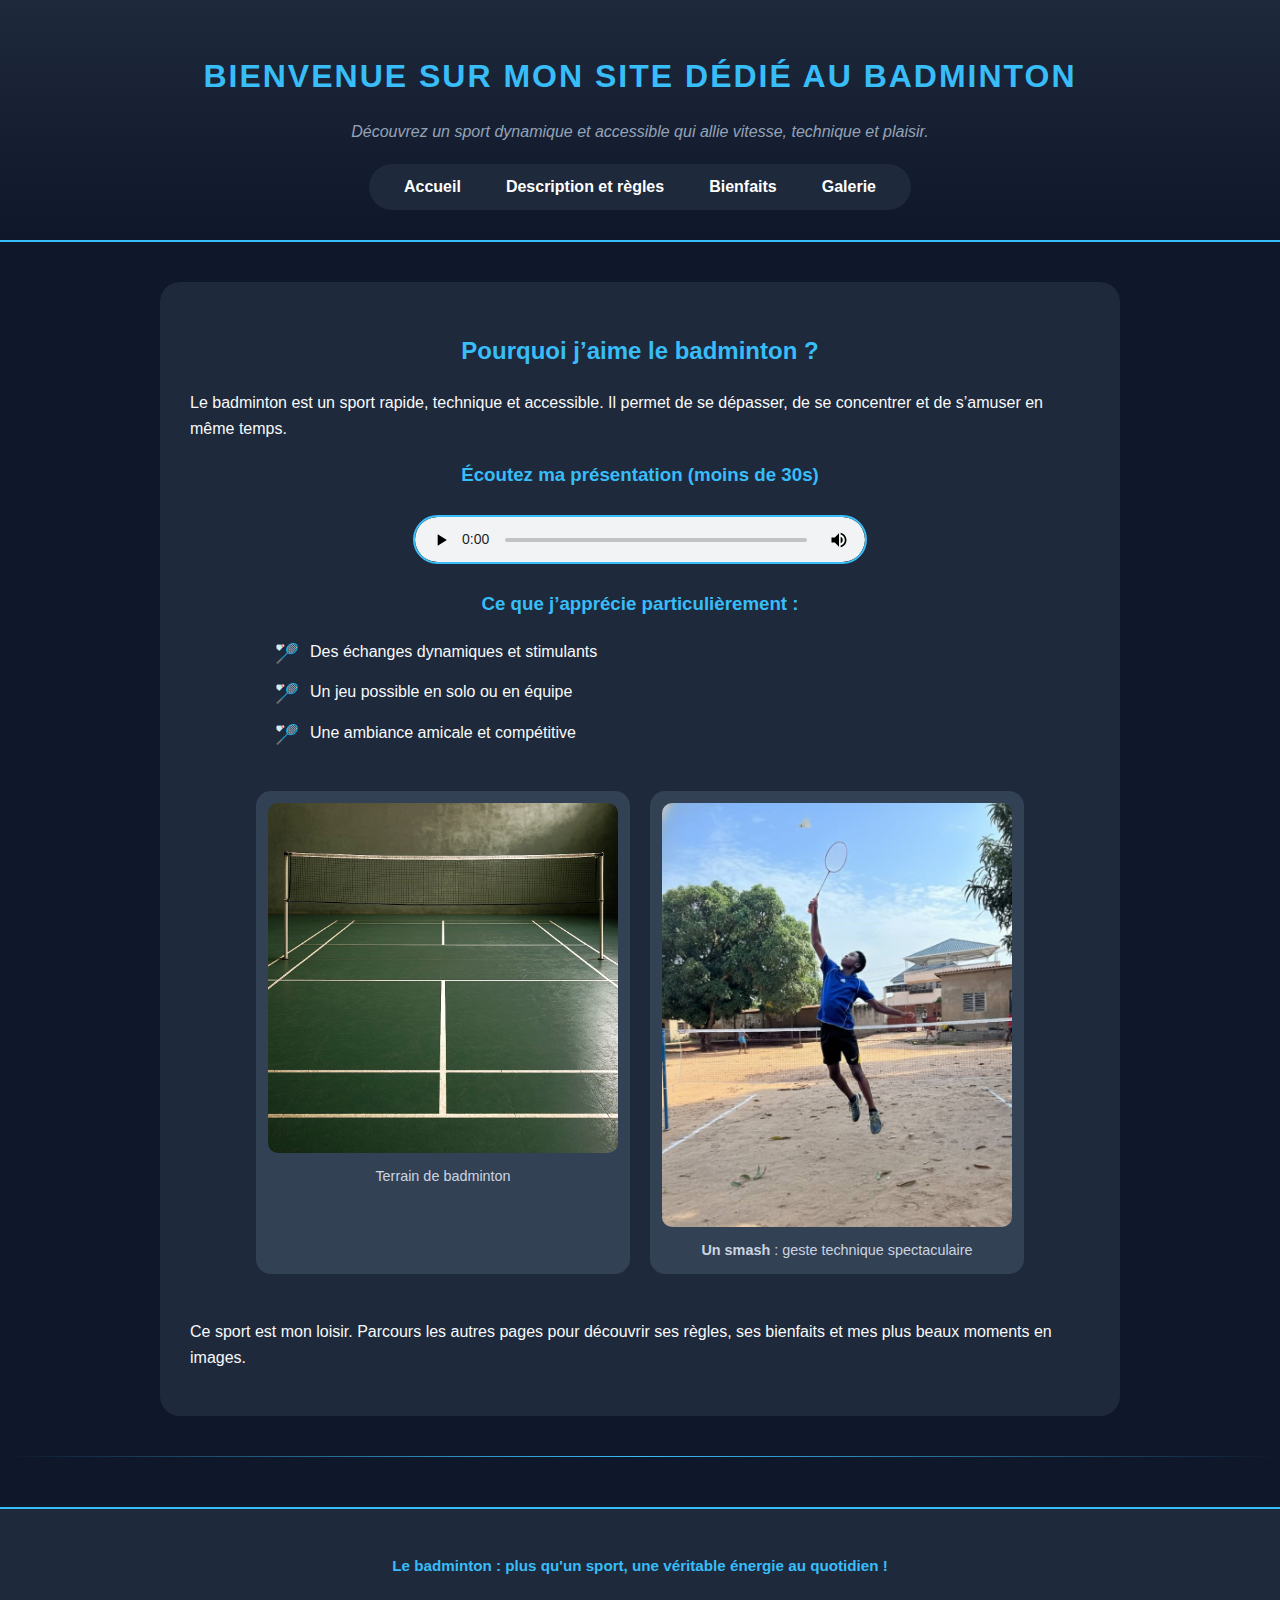
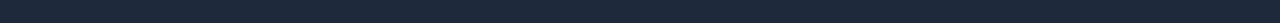
<file: index.html>
<!DOCTYPE html>
<html lang="fr">
<head>
	<meta charset="UTF-8">
	<meta name="viewport" content="width=device-width, initial-scale=1.0">
	<title>Mon loisir préféré : le Badminton</title>
	<link rel="stylesheet" type="text/css" href="projet.css" media="screen"> 
</head>
<body>

	<header>
		<h1>Bienvenue sur mon site dédié au Badminton</h1>
			<p>Découvrez un sport dynamique et accessible qui allie vitesse, technique et plaisir.</p>
			<nav>
				<ul>
					<li><a href="index.html">Accueil</a></li>
					<li><a href="description.html">Description et règles</a></li>
					<li><a href="bienfaits.html">Bienfaits</a></li>
					<li><a href="galerie.html">Galerie</a></li>
				</ul>
			</nav>
	</header>

	<section>
		<h2>Pourquoi j’aime le badminton ?</h2>
			<p>
			Le badminton est un sport rapide, technique et accessible. Il permet de se dépasser, de se concentrer et de s’amuser en même temps.
			</p>
		<h3>Écoutez ma présentation (moins de 30s)</h3>
			<audio controls>
				<source src="presentation.mp3" type="audio/mpeg">
				Votre navigateur ne supporte pas l'élément audio.
			</audio>
		<h3>Ce que j’apprécie particulièrement :</h3>
			<ul>
				<li>Des échanges dynamiques et stimulants</li>
				<li>Un jeu possible en solo ou en équipe</li>
				<li>Une ambiance amicale et compétitive</li>
			</ul>
			<div class="galerie">
				<figure>
					<img src="terrain.jpg" alt="Terrain de badminton intérieur" width="400" height="487">
					<figcaption>Terrain de badminton</figcaption>
				</figure>
				<figure>
					<img src="smash.jpg" alt="Smash puissant au badminton" width="400">
					<figcaption><strong>Un smash</strong> : geste technique spectaculaire</figcaption>
				</figure>
			</div>
			<p>
			Ce sport est mon loisir. Parcours les autres pages pour découvrir ses règles, ses bienfaits et mes plus beaux moments en images.
			</p>
	</section>
       <hr>
	<footer>
		<p>Le badminton : plus qu'un sport, une véritable énergie au quotidien !</p>
	</footer>

</body>
</html>
</file>
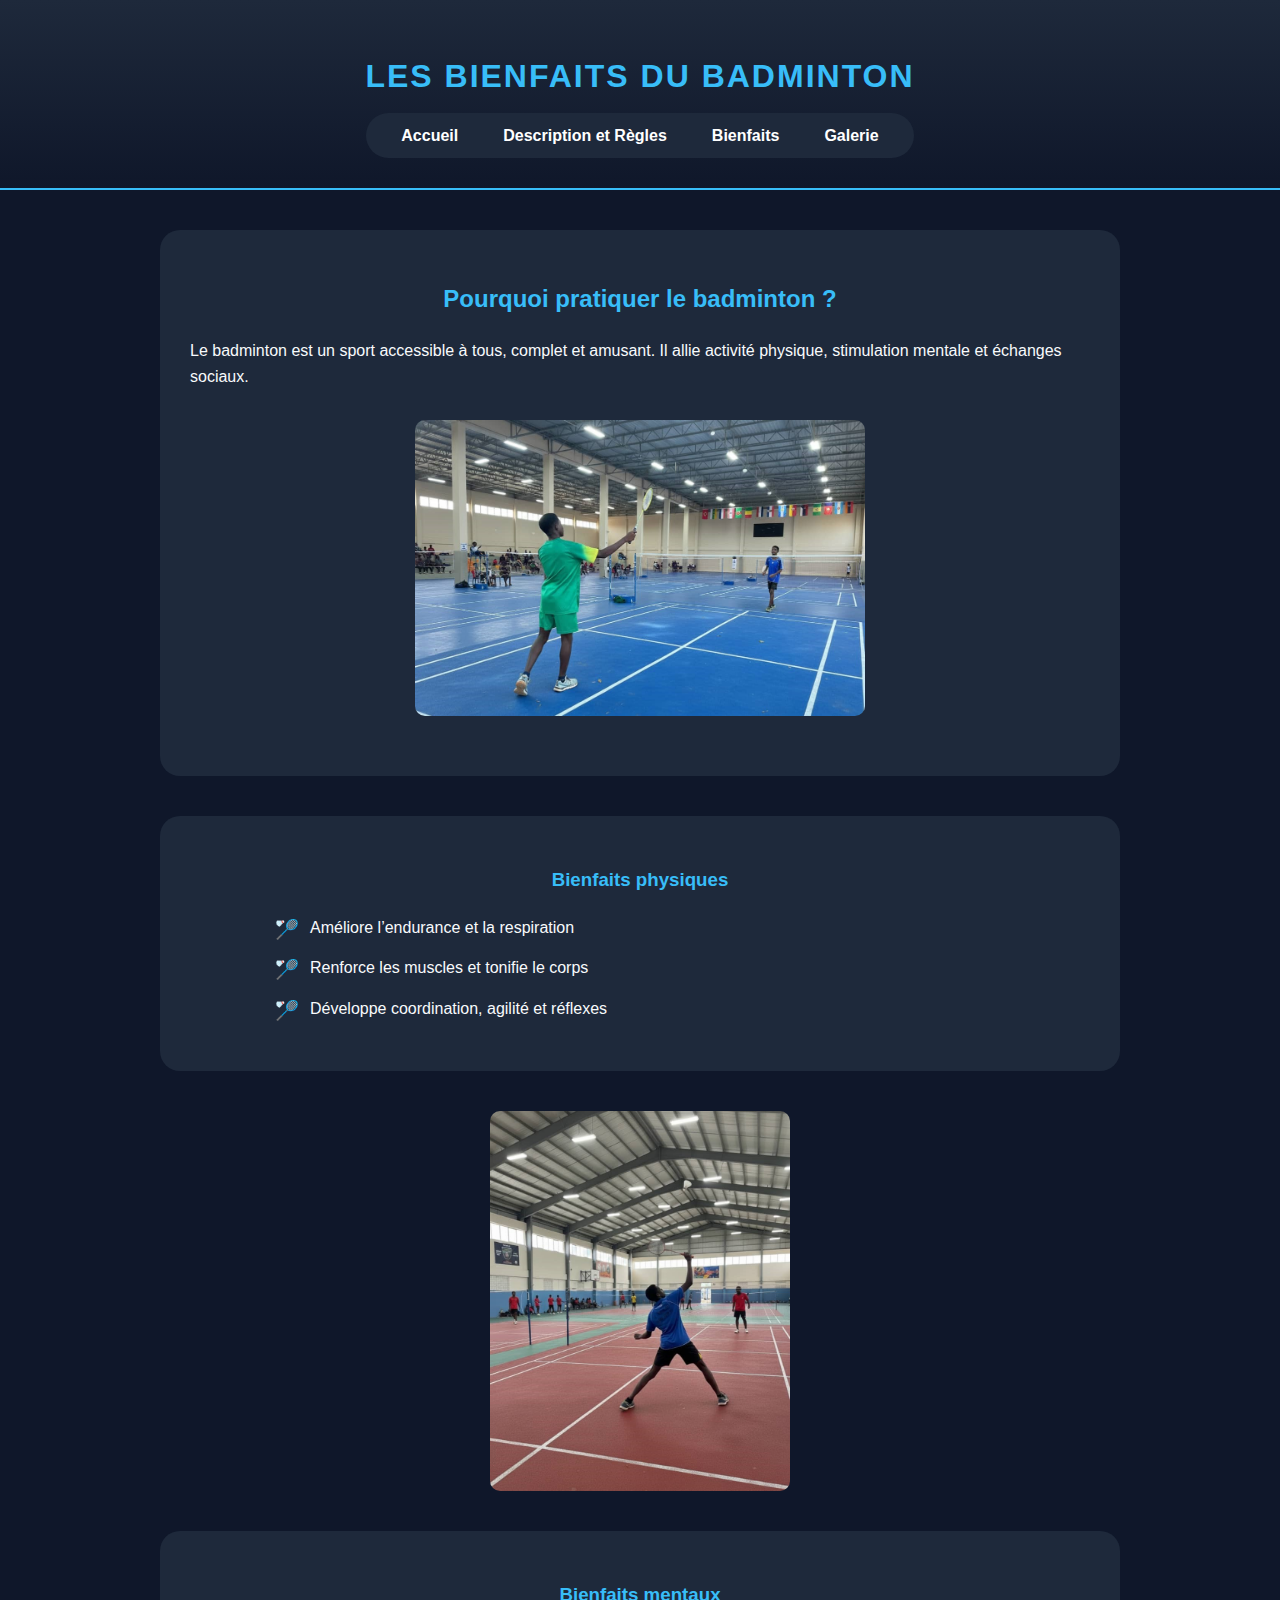
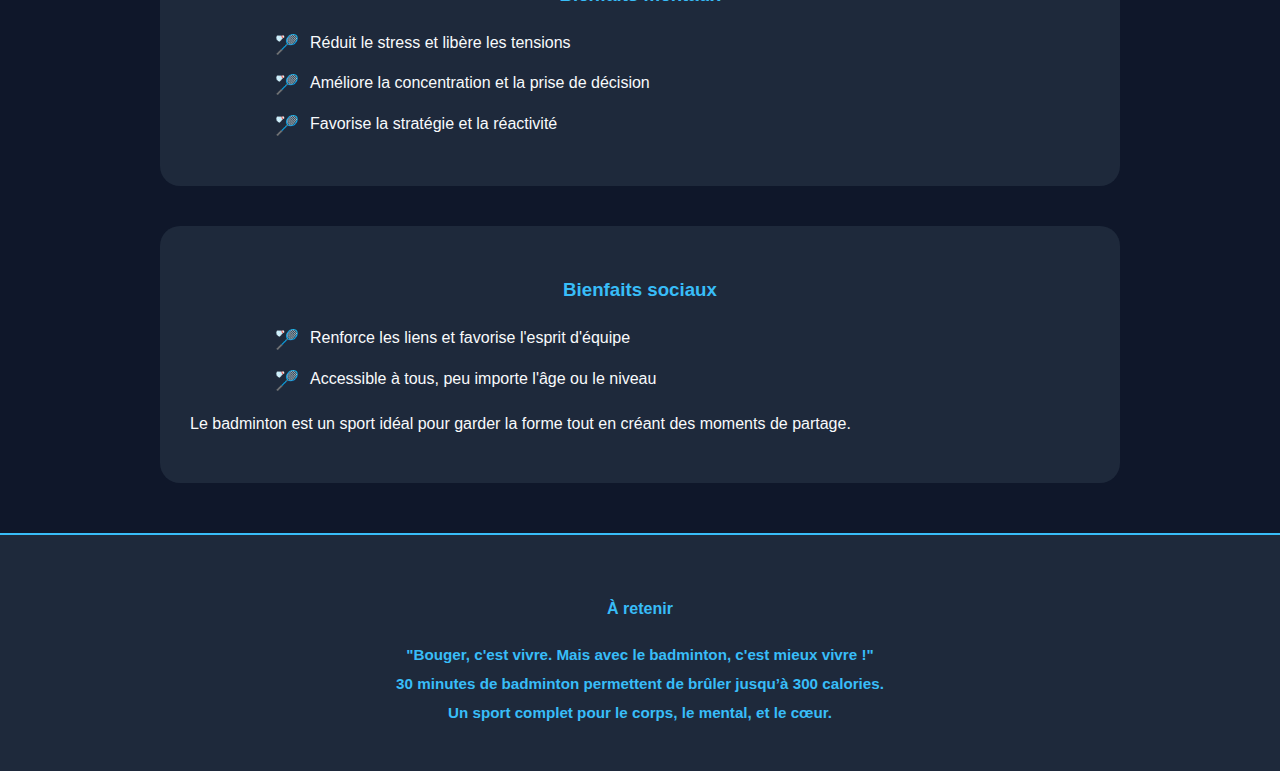
<file: bienfaits.html>
<!DOCTYPE html>
<html lang="fr">
<head>
	<meta charset="UTF-8" name="viewport" content="width=device-width, initial-scale=1.0">
	<title>Bienfaits du Badminton</title>
	<link rel="stylesheet" type="text/css" href="projet.css" media="screen"> 
</head>
<body>

	<header>
		<h1>Les Bienfaits du Badminton</h1>
			<nav>
				<ul>
					<li><a href="index.html">Accueil</a></li>
					<li><a href="description.html">Description et Règles</a></li>
					<li><a href="bienfaits.html">Bienfaits</a></li>
					<li><a href="galerie.html">Galerie</a></li>
				</ul>
			</nav>
	</header>

	<section>
		<h2>Pourquoi pratiquer le badminton ?</h2>
			<p>
			Le badminton est un sport accessible à tous, complet et amusant.
			Il allie activité physique, stimulation mentale et échanges sociaux.
			</p>
			<div class="galerie">
				<img src="jouer.jpg" alt="Jouer au badminton" width="450">
			</div>
	</section>

	<section>
		<h3>Bienfaits physiques</h3>
			<ul>
				<li>Améliore l’endurance et la respiration</li>
				<li>Renforce les muscles et tonifie le corps</li>
				<li>Développe coordination, agilité et réflexes</li>
			</ul>
	</section>
			<div class="galerie">
				<img src="exercice.jpg" alt="Exercice physique badminton" width="300">
			</div>
	<section>
		<h3>Bienfaits mentaux</h3>
			<ul>
				<li>Réduit le stress et libère les tensions</li>
				<li>Améliore la concentration et la prise de décision</li>
				<li>Favorise la stratégie et la réactivité</li>
			</ul>
	</section>

	<section>
		<h3>Bienfaits sociaux</h3>
			<ul>
				<li>Renforce les liens et favorise l'esprit d'équipe</li>
				<li>Accessible à tous, peu importe l'âge ou le niveau</li>
			</ul>
			<p>Le badminton est un sport idéal pour garder la forme tout en créant des moments de partage.</p>
	</section>
		
	<footer>
		<h4>À retenir</h4>
			<p>"Bouger, c'est vivre. Mais avec le badminton, c'est mieux vivre !"</p>
			<p>30 minutes de badminton permettent de brûler jusqu’à 300 calories.</p>
			<p>Un sport complet pour le corps, le mental, et le cœur.</p>
	</footer>
</body>
</html>
</file>
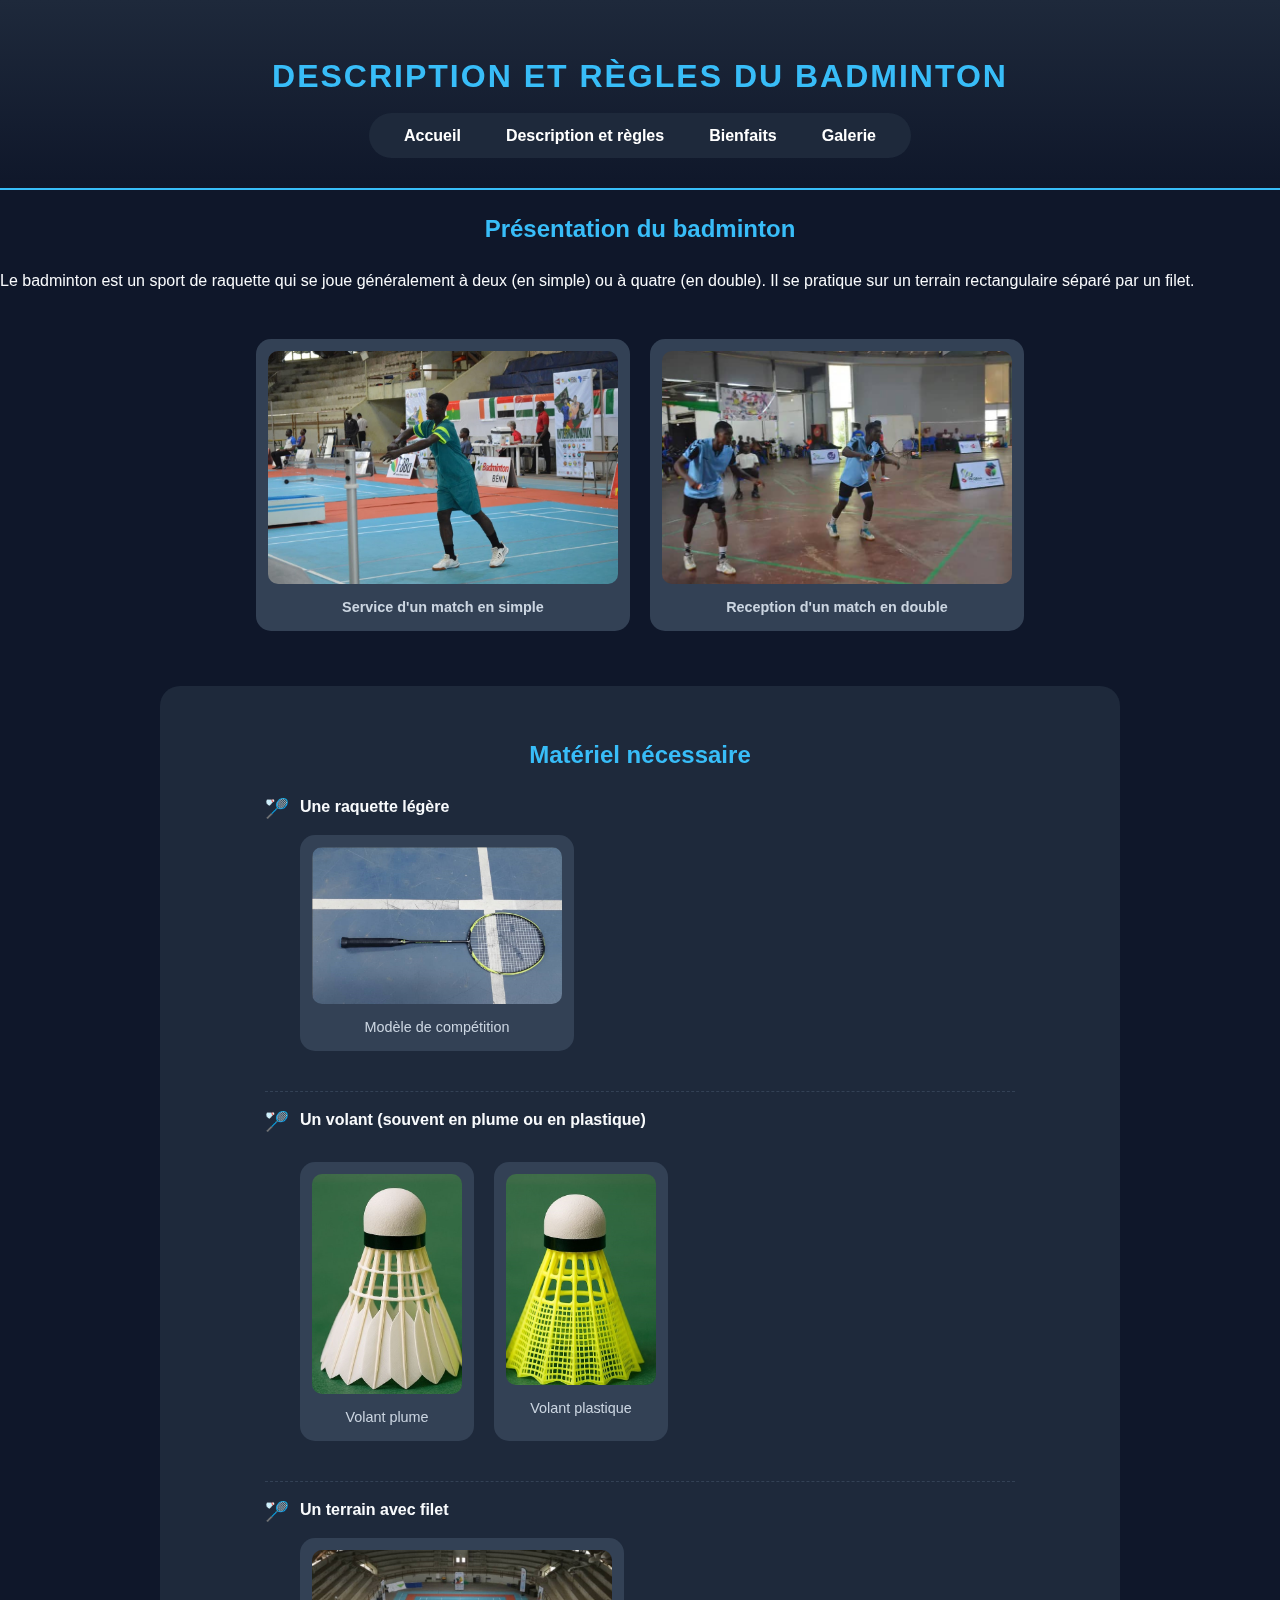
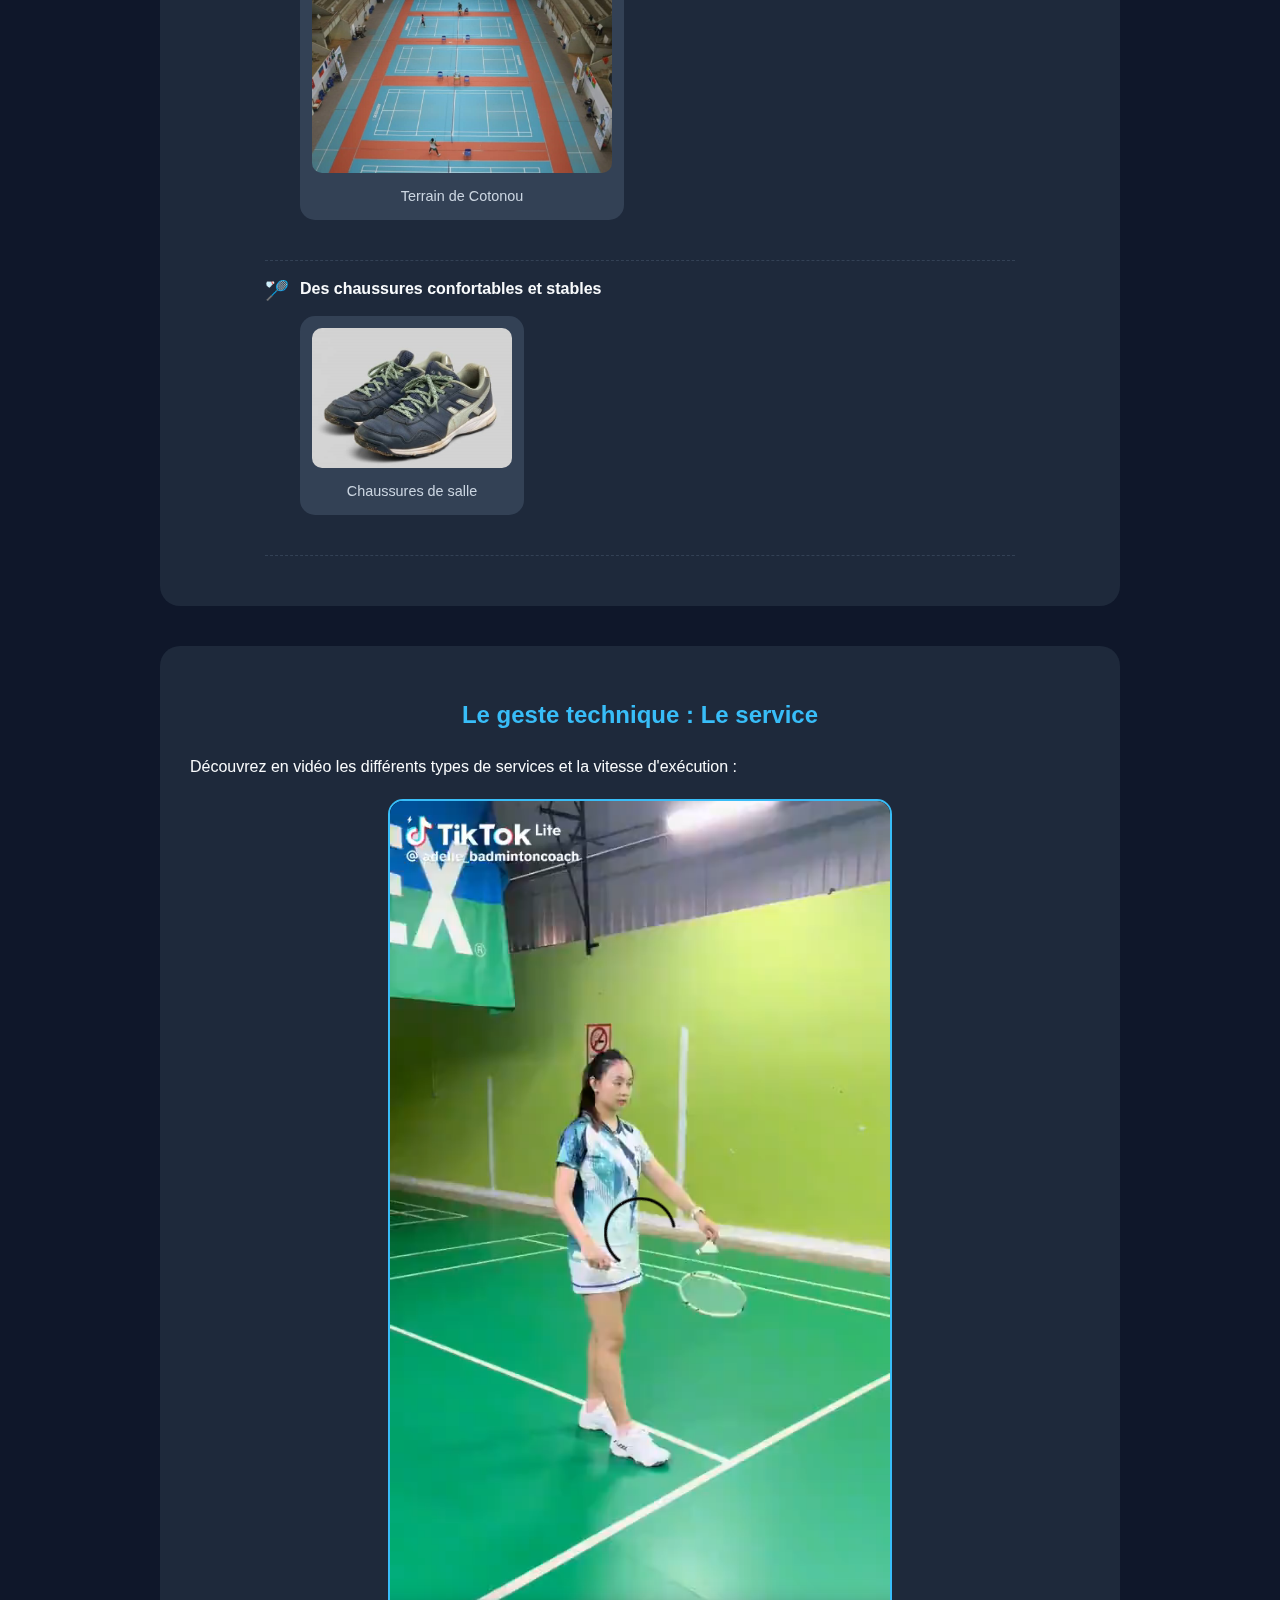
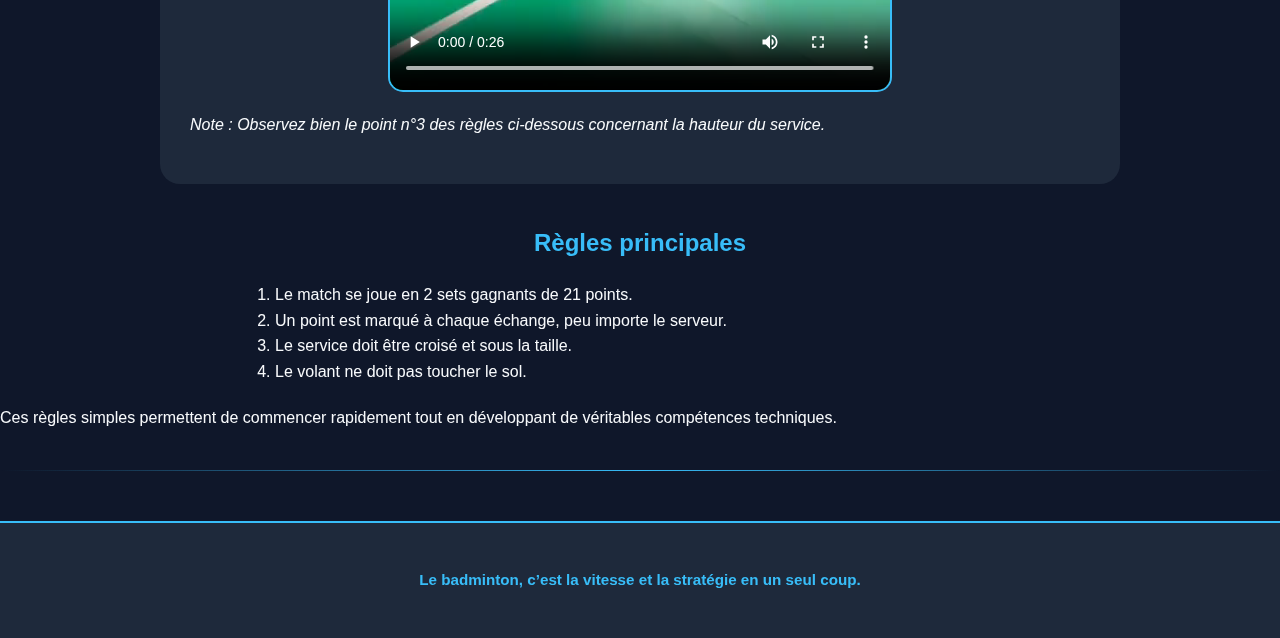
<file: description.html>
<!DOCTYPE html>
<html lang="fr">
<head>
	<meta charset="UTF-8">
	<meta name="viewport" content="width=device-width, initial-scale=1.0">
	<title>Description et règles du Badminton</title>
	<link rel="stylesheet" type="text/css" href="projet.css" media="screen"> 
</head>
<body>

	<header>
		<h1>Description et règles du Badminton</h1>
			<nav>
				<ul>
					<li><a href="index.html">Accueil</a></li>
					<li><a href="description.html">Description et règles</a></li>
					<li><a href="bienfaits.html">Bienfaits</a></li>
					<li><a href="galerie.html">Galerie</a></li>
				</ul>
			</nav>
	</header>

		<h2>Présentation du badminton</h2>
			<p>
				Le badminton est un sport de raquette qui se joue généralement à deux (en simple) ou à quatre (en double).
				Il se pratique sur un terrain rectangulaire séparé par un filet.
			</p>
			<div class="galerie">
				<figure>
					<img src="jeusolo.jpg" alt="Jeu à deux" width="400">
					<figcaption><strong>Service d'un match en simple</strong></figcaption>
				</figure>
				<figure>
					<img src="jeudouble.jpg" alt="Jeu à quatre" width="400">
					<figcaption><strong>Reception d'un match en double</strong></figcaption>
				</figure>
			</div>
	<section>
		<h2>Matériel nécessaire</h2>
			<ul class="liste-materiel">
				<li>
					<strong>Une raquette légère</strong>
						<figure>
							<img src="raquette.png" alt="raquette de badminton" width="250">
							<figcaption>Modèle de compétition</figcaption>
						</figure>
				</li>
				<li>
					<strong>Un volant (souvent en plume ou en plastique)</strong>
					<div class="groupe-images">
						<figure>
							<img src="volantplume.jpg" alt="volant en plume" width="150">
							<figcaption>Volant plume</figcaption>
						</figure>
						<figure>
							<img src="volantplastique.jpg" alt="volant en plastique" width="150">
							<figcaption>Volant plastique</figcaption>
						</figure>
					</div>
				</li>
				<li>
					<strong>Un terrain avec filet</strong>
						<figure>
							<img src="terrainbenin.jpg" alt="photo de terrain de badminton au Bénin" width="300">
							<figcaption>Terrain de Cotonou</figcaption>
						</figure>
				</li>
				<li>
					<strong>Des chaussures confortables et stables</strong>
						<figure>
							<img src="chaussure.jpg" alt="chaussure de badminton" width="200">
							<figcaption>Chaussures de salle</figcaption>
						</figure>
				</li>
			</ul>
	</section>
	<section>
		<h2>Le geste technique : Le service</h2>
            <p>Découvrez en vidéo les différents types de services et la vitesse d'exécution :</p>
            <div>
                <video controls width="100">
                    <source src="service(1).mp4" type="video/mp4">
                    Votre navigateur ne supporte pas la lecture de vidéos.
                </video>
            </div>
            <p><em>Note : Observez bien le point n°3 des règles ci-dessous concernant la hauteur du service.</em></p>
    </section>
		<h2>Règles principales</h2>
			<ol>
				<li>Le match se joue en 2 sets gagnants de 21 points.</li>
				<li>Un point est marqué à chaque échange, peu importe le serveur.</li>
				<li>Le service doit être croisé et sous la taille.</li>
				<li>Le volant ne doit pas toucher le sol.</li>
			</ol>
			<p>
			Ces règles simples permettent de commencer rapidement tout en développant de véritables compétences techniques.
			</p>

        <hr>
	<footer>
		<p>Le badminton, c’est la vitesse et la stratégie en un seul coup.</p>
	</footer>

</body>
</html>
</file>
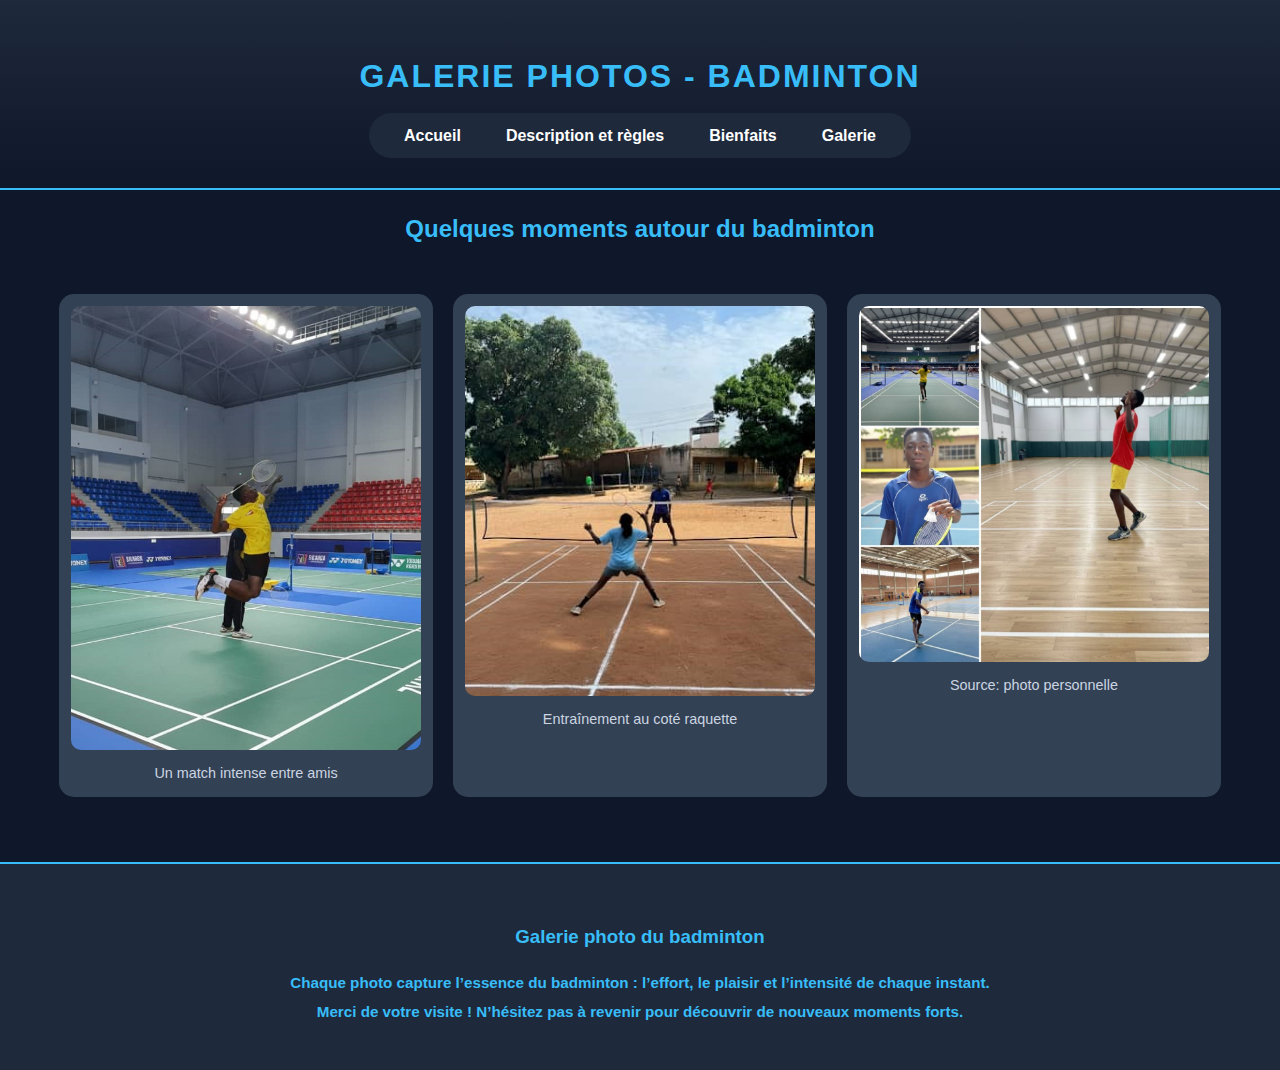
<file: galerie.html>
<!DOCTYPE html>
<html lang="fr">
<head>
	<meta charset="UTF-8">
	<meta name="viewport" content="width=device-width, initial-scale=1.0">
	<title>Galerie - Badminton</title>
	<link rel="stylesheet" type="text/css" href="projet.css" media="screen"> 
</head>
<body>

	<header>
		<h1>Galerie photos - Badminton</h1>
			<nav>
				<ul>
					<li><a href="index.html">Accueil</a></li>
					<li><a href="description.html">Description et règles</a></li>
					<li><a href="bienfaits.html">Bienfaits</a></li>
					<li><a href="galerie.html">Galerie</a></li>
				</ul>
			</nav>
	</header>

		<h2>Quelques moments autour du badminton</h2>
		<div class="galerie">
			<figure>
				<img src="match.jpg" alt="Match de badminton" height="480">
				<figcaption>Un match intense entre amis</figcaption>
			</figure>
			<figure>
				<img src="entrainement.jpg" alt="Entraînement au badminton" height="480">
				<figcaption>Entraînement au coté raquette</figcaption>
			</figure>
			<figure>
				<img src="galerie.jpg" alt="Photo de groupe de joueurs" height="480">
				<figcaption>Source: photo personnelle</figcaption>
			</figure>
		</div>
		<footer>
			<h3>Galerie photo du badminton</h3>
				<p>Chaque photo capture l’essence du badminton : l’effort, le plaisir et l’intensité de chaque instant.</p>
				<p>Merci de votre visite ! N’hésitez pas à revenir pour découvrir de nouveaux moments forts.</p>
		</footer>

</body>
</html>
</file>
<file: projet.css>
body {
    font-family: 'Segoe UI', Roboto, sans-serif;
    color: #f8fafc;
    line-height: 1.6;
    background-color: #0f172a;
    margin: 0;
    padding: 0;
    min-height: 100vh;
}

header {
    background: linear-gradient(to bottom, #1e293b, #0f172a);
    padding: 30px 20px;
    text-align: center;
    border-bottom: 2px solid #38bdf8;
}

header h1 {
    color: #38bdf8;
    text-transform: uppercase;
    letter-spacing: 2px;
    margin-bottom: 10px;
}

header p {
    font-style: italic;
    color: #94a3b8;
    margin-bottom: 20px;
}

nav ul {
    list-style: none;
    display: flex;
    justify-content: center;
    flex-wrap: wrap;
    gap: 15px;
    padding: 10px 20px;
    background-color: #1e293b;
    border-radius: 50px;
    margin: 0 auto;
    max-width: fit-content;
}

nav a {
    color: #ffffff;
    text-decoration: none;
    font-weight: bold;
    padding: 8px 15px;
    border-radius: 25px;
}

nav a:hover {
    background-color: #38bdf8;
    color: #0f172a;
}

section {
    max-width: 900px;
    margin: 40px auto;
    padding: 30px;
    background-color: #1e293b;
    border-radius: 20px;
}

h2, h3, h4 {
    color: #38bdf8;
    text-align: center;
}

ul, ol {
    max-width: 750px;
    margin: 20px auto;
    padding-left: 20px;
}

section ul li {
    margin-bottom: 15px;
    position: relative;
    list-style: none;
    padding-left: 35px;
}

section ul li::before {
    content: "🏸";
    position: absolute;
    left: 0;
    font-size: 1.2em;
}

.liste-materiel {
    padding: 0;
}

.liste-materiel li {
    display: flex;
    flex-direction: column;
    align-items: flex-start;
    border-bottom: 1px dashed #334155;
    padding-bottom: 25px;
}

.groupe-images {
    display: flex;
    flex-wrap: wrap;
    gap: 20px;
    margin-top: 15px;
}

figure {
    background: #334155;
    padding: 12px;
    border-radius: 15px;
    text-align: center;
    margin: 15px 0;
    max-width: 100%;
}

img {
    border-radius: 10px;
    max-width: 100%;
    height: auto;
    display: block;
    margin: 0 auto;
}

.galerie {
    display: flex;
    flex-wrap: wrap;
    justify-content: center;
    gap: 20px;
    margin: 30px 0;
}

.galerie figure {
    width: 350px;
}

figcaption {
    margin-top: 12px;
    font-size: 0.9em;
    color: #cbd5e1;
    font-weight: 500;
}

audio {
    display: block;
    margin: 25px auto;
    width: 90%;
    max-width: 450px;
    height: 45px;
    border-radius: 30px;
    border: 2px solid #38bdf8;
    background-color: #1e293b;
}

video {
    border: 2px solid #38bdf8;
    border-radius: 15px;
    background-color: #000;
    display: block;
    margin: 20px auto;
    width: 90%;
    max-width: 500px;
}

footer {
    text-align: center;
    padding: 40px 20px;
    margin-top: 50px;
    border-top: 2px solid #38bdf8;
    background: #1e293b;
}

footer p {
    color: #38bdf8;
    font-weight: bold;
    font-size: 0.95em;
    margin: 5px 0;
}

hr {
    border: none;
    height: 1px;
    background: linear-gradient(to right, transparent, #38bdf8, transparent);
    margin: 40px 0;
}
</file>
